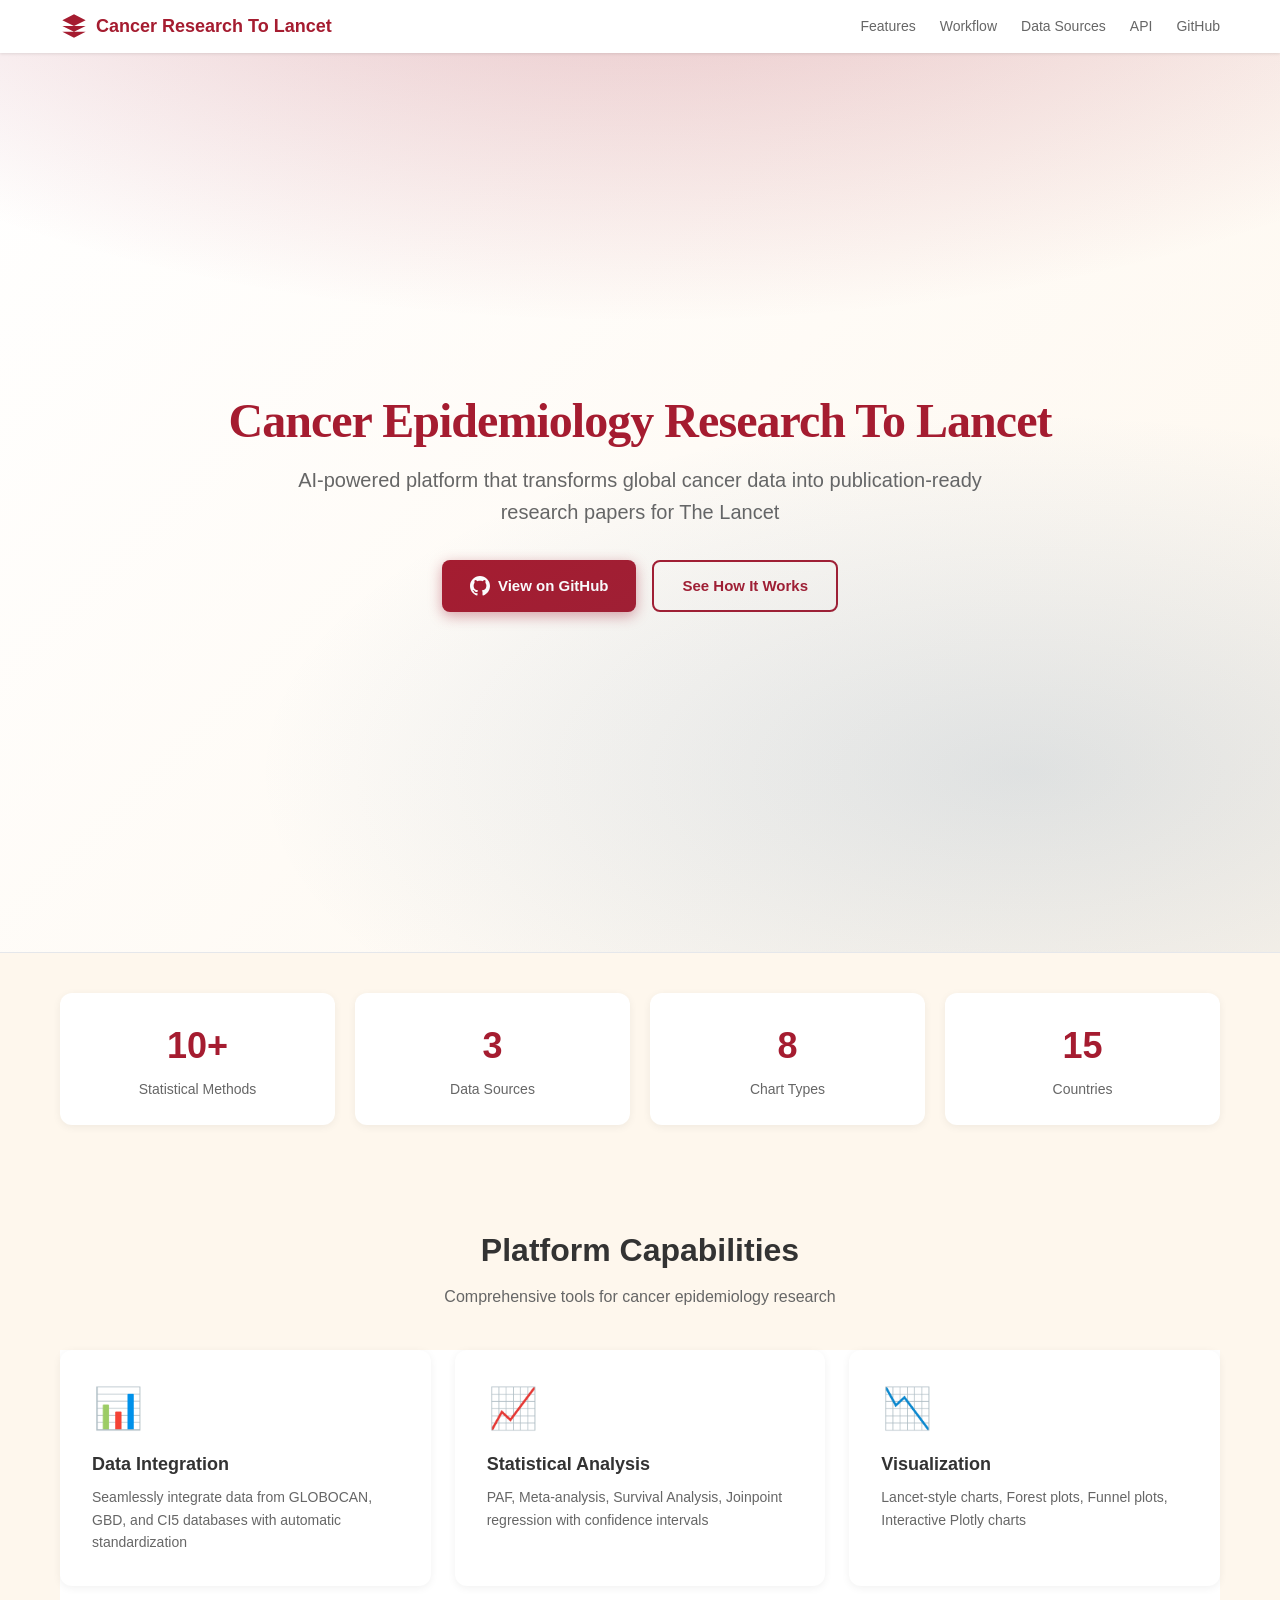
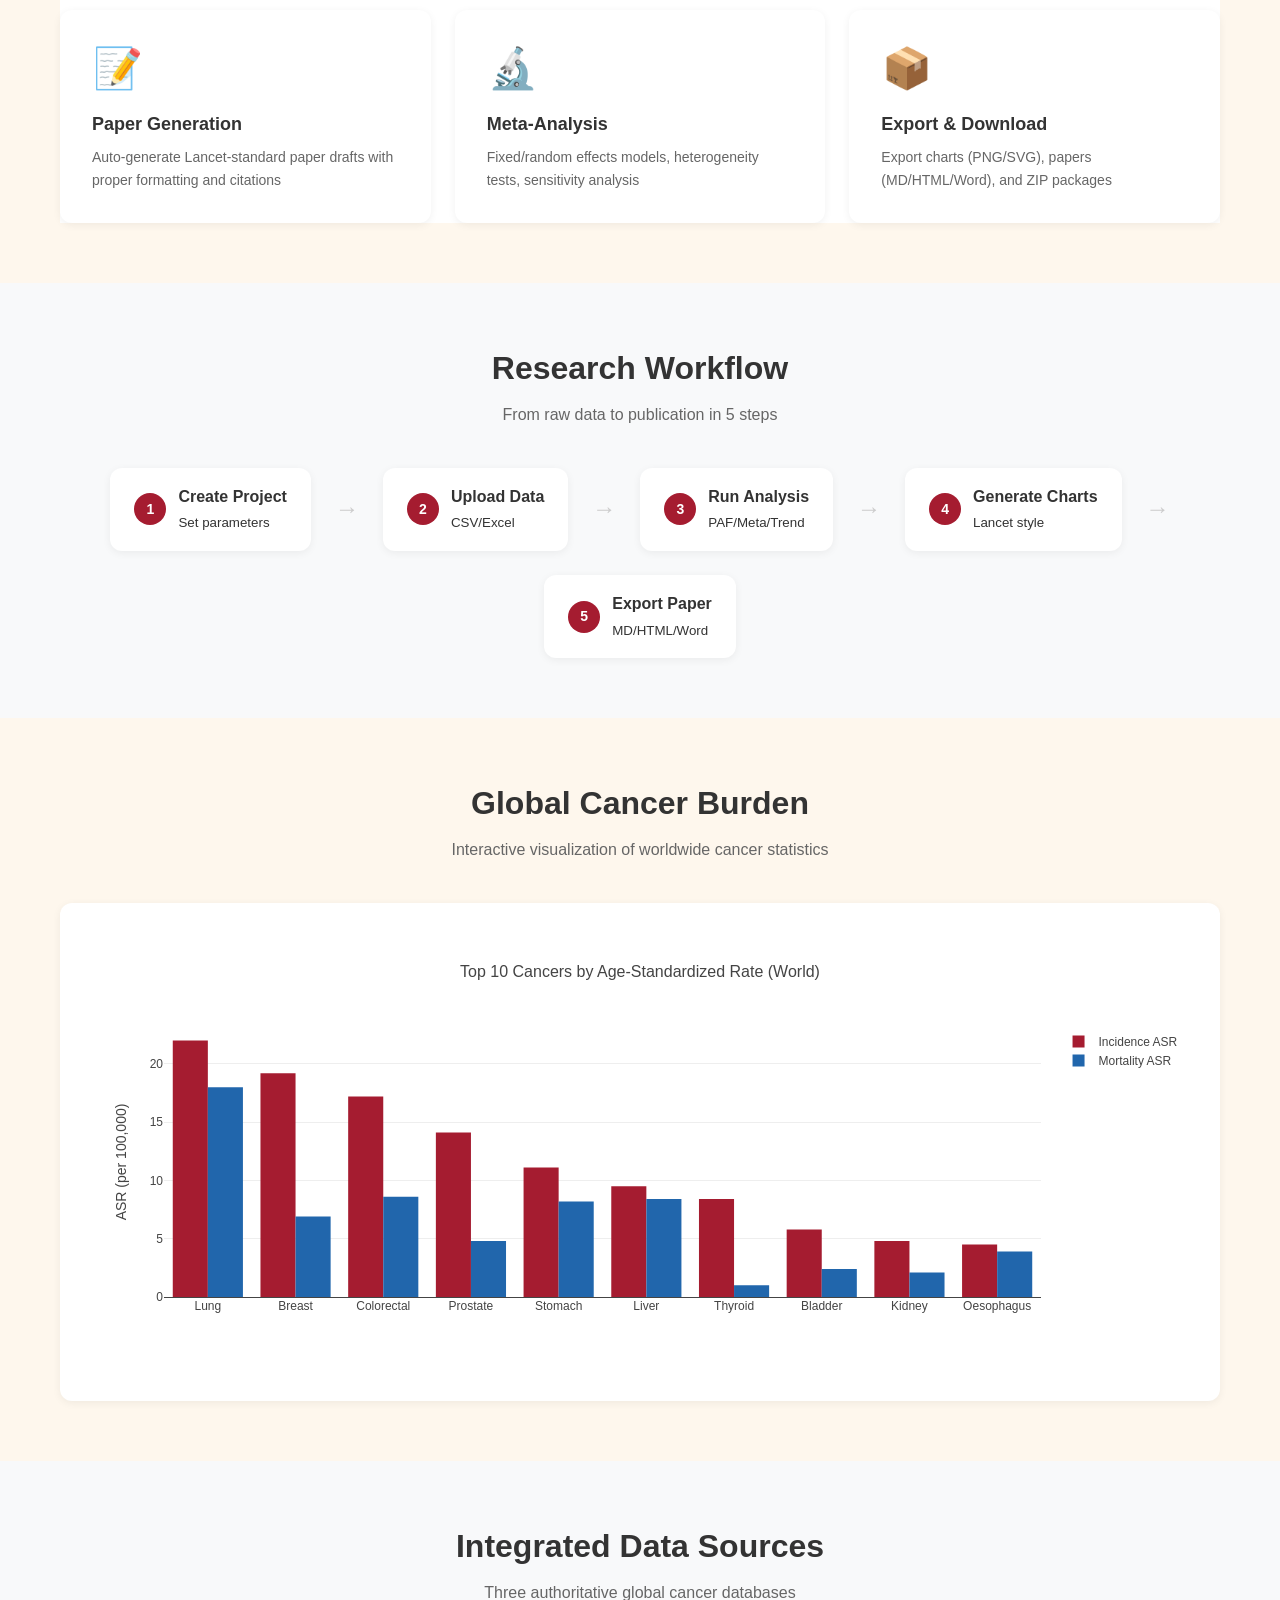
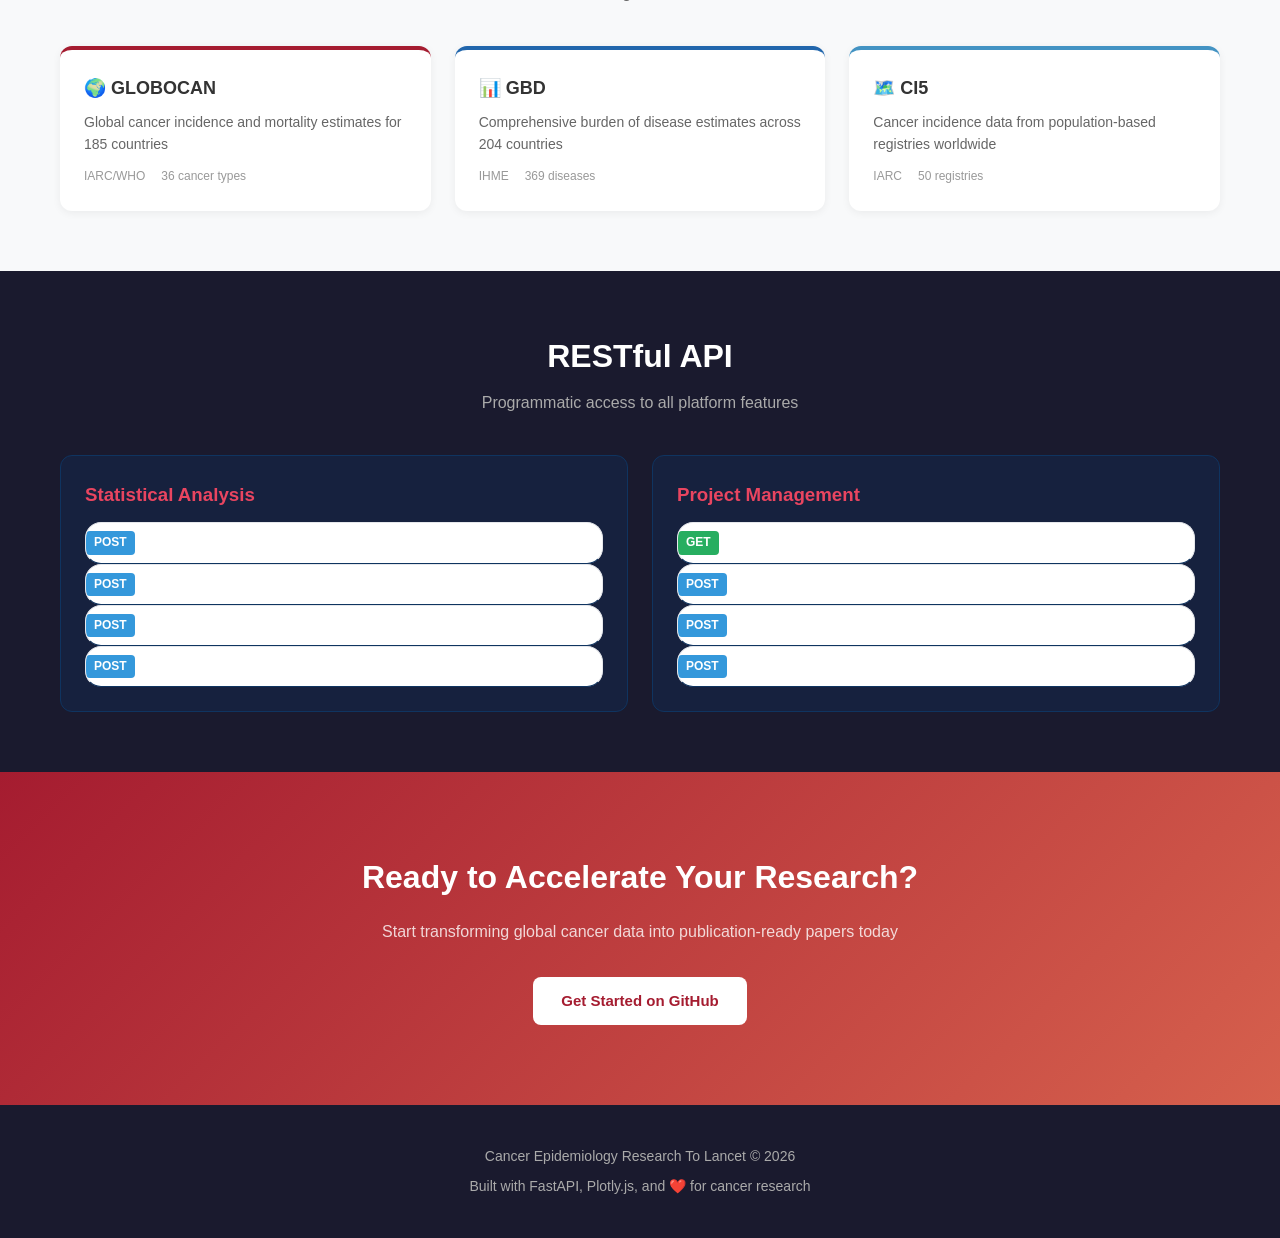
<file: docs/index.html>
<!DOCTYPE html>
<html lang="en">
<head>
<meta charset="UTF-8">
<meta name="viewport" content="width=device-width,initial-scale=1.0">
<title>Cancer Epidemiology Research To Lancet</title>
<link rel="stylesheet" href="style.css">
<script src="https://cdn.plot.ly/plotly-2.32.0.min.js"></script>
<style>
:root{--primary:#A51C30;--primary-light:#D6604D;--secondary:#2166AC;--accent:#4393C3;--bg:#FEF7ED;--text:#333;--card-bg:#fff;--border:#e5e7eb}
*{box-sizing:border-box;margin:0;padding:0}
body{font-family:-apple-system,BlinkMacSystemFont,'Segoe UI',Roboto,sans-serif;background:var(--bg);color:var(--text);line-height:1.6}
a{color:var(--primary);text-decoration:none}
a:hover{text-decoration:underline}
.container{max-width:1200px;margin:0 auto;padding:0 20px}

/* Navigation */
nav{background:#fff;box-shadow:0 1px 3px rgba(0,0,0,.1);position:sticky;top:0;z-index:100}
.nav-inner{max-width:1200px;margin:0 auto;padding:12px 20px;display:flex;justify-content:space-between;align-items:center}
.nav-brand{font-weight:700;color:var(--primary);font-size:18px;display:flex;align-items:center;gap:8px}
.nav-links{display:flex;gap:24px}
.nav-links a{color:#666;font-size:14px;font-weight:500;transition:color .2s}
.nav-links a:hover{color:var(--primary);text-decoration:none}

/* Hero */
.hero{text-align:center;padding:80px 20px;background:linear-gradient(135deg,#fff 0%,#fef7ed 100%);border-bottom:1px solid var(--border)}
.hero h1{font-size:48px;color:var(--primary);margin-bottom:16px;font-weight:800}
.hero p{font-size:20px;color:#666;max-width:700px;margin:0 auto 32px}
.hero-buttons{display:flex;gap:16px;justify-content:center;flex-wrap:wrap}
.btn{padding:12px 28px;border-radius:8px;font-weight:600;font-size:15px;transition:all .2s;cursor:pointer;border:none;display:inline-flex;align-items:center;gap:8px}
.btn:hover{transform:translateY(-2px);box-shadow:0 4px 12px rgba(0,0,0,.15);text-decoration:none}
.btn-primary{background:var(--primary);color:#fff}
.btn-secondary{background:var(--secondary);color:#fff}
.btn-outline{background:transparent;border:2px solid var(--primary);color:var(--primary)}
.btn-outline:hover{background:var(--primary);color:#fff}

/* Stats */
.stats{display:grid;grid-template-columns:repeat(4,1fr);gap:20px;padding:40px 0}
.stat{text-align:center;padding:24px;background:#fff;border-radius:12px;box-shadow:0 2px 8px rgba(0,0,0,.06)}
.stat-num{font-size:36px;font-weight:800;color:var(--primary)}
.stat-label{font-size:14px;color:#666;margin-top:4px}

/* Section */
.section{padding:60px 0}
.section-title{text-align:center;margin-bottom:40px}
.section-title h2{font-size:32px;color:var(--text);margin-bottom:8px}
.section-title p{color:#666;font-size:16px}

/* Features */
.features{display:grid;grid-template-columns:repeat(3,1fr);gap:24px}
.feature{background:#fff;padding:32px;border-radius:12px;box-shadow:0 2px 8px rgba(0,0,0,.06);transition:transform .2s}
.feature:hover{transform:translateY(-4px)}
.feature-icon{font-size:40px;margin-bottom:16px}
.feature h3{font-size:18px;margin-bottom:8px}
.feature p{font-size:14px;color:#666}

/* Workflow */
.workflow{display:flex;gap:24px;align-items:center;justify-content:center;flex-wrap:wrap}
.workflow-step{display:flex;align-items:center;gap:12px;background:#fff;padding:16px 24px;border-radius:12px;box-shadow:0 2px 8px rgba(0,0,0,.06)}
.workflow-step .num{width:32px;height:32px;border-radius:50%;background:var(--primary);color:#fff;display:flex;align-items:center;justify-content:center;font-weight:700;font-size:14px}
.workflow-arrow{font-size:24px;color:#ccc}

/* Chart */
.chart-container{background:#fff;border-radius:12px;padding:24px;box-shadow:0 2px 8px rgba(0,0,0,.06);margin-top:40px}

/* Databases */
.db-grid{display:grid;grid-template-columns:repeat(3,1fr);gap:24px}
.db-card{background:#fff;padding:24px;border-radius:12px;box-shadow:0 2px 8px rgba(0,0,0,.06);border-top:4px solid var(--primary)}
.db-card:nth-child(2){border-top-color:var(--secondary)}
.db-card:nth-child(3){border-top-color:var(--accent)}
.db-card h3{font-size:18px;margin-bottom:8px}
.db-card p{font-size:14px;color:#666;margin-bottom:12px}
.db-card .meta{display:flex;gap:16px;font-size:12px;color:#999}

/* API */
.api-section{background:#1a1a2e;color:#fff;padding:60px 0}
.api-section h2{color:#fff}
.api-section p{color:#aaa}
.api-grid{display:grid;grid-template-columns:repeat(2,1fr);gap:24px;margin-top:40px}
.api-card{background:#16213e;padding:24px;border-radius:12px;border:1px solid #0f3460}
.api-card h3{color:#e94560;margin-bottom:12px}
.api-endpoint{display:flex;align-items:center;gap:8px;padding:8px 0;border-bottom:1px solid #0f3460;font-size:14px}
.api-method{padding:2px 8px;border-radius:4px;font-size:12px;font-weight:600}
.api-method.get{background:#27ae60;color:#fff}
.api-method.post{background:#3498db;color:#fff}

/* CTA */
.cta{text-align:center;padding:80px 20px;background:linear-gradient(135deg,var(--primary) 0%,var(--primary-light) 100%);color:#fff}
.cta h2{color:#fff;font-size:32px;margin-bottom:16px}
.cta p{color:rgba(255,255,255,.8);max-width:600px;margin:0 auto 32px}
.cta .btn{background:#fff;color:var(--primary)}

/* Footer */
footer{background:#1a1a2e;color:#aaa;padding:40px 0;text-align:center;font-size:14px}
footer a{color:#e94560}

/* Responsive */
@media(max-width:768px){
  .hero h1{font-size:32px}
  .stats{grid-template-columns:repeat(2,1fr)}
  .features,.db-grid{grid-template-columns:1fr}
  .api-grid{grid-template-columns:1fr}
  .workflow{flex-direction:column}
  .workflow-arrow{transform:rotate(90deg)}
  .nav-links{display:none}
}
</style>
</head>
<body>

<!-- Navigation -->
<nav>
<div class="nav-inner">
  <div class="nav-brand">
    <svg width="28" height="28" viewBox="0 0 24 24" fill="var(--primary)"><path d="M12 2L2 7l10 5 10-5-10-5zM2 17l10 5 10-5M2 12l10 5 10-5"/></svg>
    Cancer Research To Lancet
  </div>
  <div class="nav-links">
    <a href="#features">Features</a>
    <a href="#workflow">Workflow</a>
    <a href="#data">Data Sources</a>
    <a href="#api">API</a>
    <a href="https://github.com/MoKangMedical/oncology-global-data-to-lancet">GitHub</a>
  </div>
</div>
</nav>

<!-- Hero -->
<header class="hero">
  <div class="container">
    <h1>Cancer Epidemiology Research To Lancet</h1>
    <p>AI-powered platform that transforms global cancer data into publication-ready research papers for The Lancet</p>
    <div class="hero-buttons">
      <a href="https://github.com/MoKangMedical/oncology-global-data-to-lancet" class="btn btn-primary">
        <svg width="20" height="20" viewBox="0 0 24 24" fill="currentColor"><path d="M12 0c-6.626 0-12 5.373-12 12 0 5.302 3.438 9.8 8.207 11.387.599.111.793-.261.793-.577v-2.234c-3.338.726-4.033-1.416-4.033-1.416-.546-1.387-1.333-1.756-1.333-1.756-1.089-.745.083-.729.083-.729 1.205.084 1.839 1.237 1.839 1.237 1.07 1.834 2.807 1.304 3.492.997.107-.775.418-1.305.762-1.604-2.665-.305-5.467-1.334-5.467-5.931 0-1.311.469-2.381 1.236-3.221-.124-.303-.535-1.524.117-3.176 0 0 1.008-.322 3.301 1.23.957-.266 1.983-.399 3.003-.404 1.02.005 2.047.138 3.006.404 2.291-1.552 3.297-1.23 3.297-1.23.653 1.653.242 2.874.118 3.176.77.84 1.235 1.911 1.235 3.221 0 4.609-2.807 5.624-5.479 5.921.43.372.823 1.102.823 2.222v3.293c0 .319.192.694.801.576 4.765-1.589 8.199-6.086 8.199-11.386 0-6.627-5.373-12-12-12z"/></svg>
        View on GitHub
      </a>
      <a href="#workflow" class="btn btn-outline">See How It Works</a>
    </div>
  </div>
</header>

<!-- Stats -->
<section class="container">
  <div class="stats">
    <div class="stat"><div class="stat-num">10+</div><div class="stat-label">Statistical Methods</div></div>
    <div class="stat"><div class="stat-num">3</div><div class="stat-label">Data Sources</div></div>
    <div class="stat"><div class="stat-num">8</div><div class="stat-label">Chart Types</div></div>
    <div class="stat"><div class="stat-num">15</div><div class="stat-label">Countries</div></div>
  </div>
</section>

<!-- Features -->
<section id="features" class="section">
<div class="container">
  <div class="section-title">
    <h2>Platform Capabilities</h2>
    <p>Comprehensive tools for cancer epidemiology research</p>
  </div>
  <div class="features">
    <div class="feature">
      <div class="feature-icon">📊</div>
      <h3>Data Integration</h3>
      <p>Seamlessly integrate data from GLOBOCAN, GBD, and CI5 databases with automatic standardization</p>
    </div>
    <div class="feature">
      <div class="feature-icon">📈</div>
      <h3>Statistical Analysis</h3>
      <p>PAF, Meta-analysis, Survival Analysis, Joinpoint regression with confidence intervals</p>
    </div>
    <div class="feature">
      <div class="feature-icon">📉</div>
      <h3>Visualization</h3>
      <p>Lancet-style charts, Forest plots, Funnel plots, Interactive Plotly charts</p>
    </div>
    <div class="feature">
      <div class="feature-icon">📝</div>
      <h3>Paper Generation</h3>
      <p>Auto-generate Lancet-standard paper drafts with proper formatting and citations</p>
    </div>
    <div class="feature">
      <div class="feature-icon">🔬</div>
      <h3>Meta-Analysis</h3>
      <p>Fixed/random effects models, heterogeneity tests, sensitivity analysis</p>
    </div>
    <div class="feature">
      <div class="feature-icon">📦</div>
      <h3>Export & Download</h3>
      <p>Export charts (PNG/SVG), papers (MD/HTML/Word), and ZIP packages</p>
    </div>
  </div>
</div>
</section>

<!-- Workflow -->
<section id="workflow" class="section" style="background:#f8f9fa">
<div class="container">
  <div class="section-title">
    <h2>Research Workflow</h2>
    <p>From raw data to publication in 5 steps</p>
  </div>
  <div class="workflow">
    <div class="workflow-step"><div class="num">1</div><div><b>Create Project</b><br><small>Set parameters</small></div></div>
    <div class="workflow-arrow">→</div>
    <div class="workflow-step"><div class="num">2</div><div><b>Upload Data</b><br><small>CSV/Excel</small></div></div>
    <div class="workflow-arrow">→</div>
    <div class="workflow-step"><div class="num">3</div><div><b>Run Analysis</b><br><small>PAF/Meta/Trend</small></div></div>
    <div class="workflow-arrow">→</div>
    <div class="workflow-step"><div class="num">4</div><div><b>Generate Charts</b><br><small>Lancet style</small></div></div>
    <div class="workflow-arrow">→</div>
    <div class="workflow-step"><div class="num">5</div><div><b>Export Paper</b><br><small>MD/HTML/Word</small></div></div>
  </div>
</div>
</section>

<!-- Interactive Chart -->
<section class="section">
<div class="container">
  <div class="section-title">
    <h2>Global Cancer Burden</h2>
    <p>Interactive visualization of worldwide cancer statistics</p>
  </div>
  <div class="chart-container">
    <div id="cancerChart"></div>
  </div>
</div>
</section>

<!-- Data Sources -->
<section id="data" class="section" style="background:#f8f9fa">
<div class="container">
  <div class="section-title">
    <h2>Integrated Data Sources</h2>
    <p>Three authoritative global cancer databases</p>
  </div>
  <div class="db-grid">
    <div class="db-card">
      <h3>🌍 GLOBOCAN</h3>
      <p>Global cancer incidence and mortality estimates for 185 countries</p>
      <div class="meta"><span>IARC/WHO</span><span>36 cancer types</span></div>
    </div>
    <div class="db-card">
      <h3>📊 GBD</h3>
      <p>Comprehensive burden of disease estimates across 204 countries</p>
      <div class="meta"><span>IHME</span><span>369 diseases</span></div>
    </div>
    <div class="db-card">
      <h3>🗺️ CI5</h3>
      <p>Cancer incidence data from population-based registries worldwide</p>
      <div class="meta"><span>IARC</span><span>50 registries</span></div>
    </div>
  </div>
</div>
</section>

<!-- API -->
<section id="api" class="api-section">
<div class="container">
  <div class="section-title">
    <h2>RESTful API</h2>
    <p>Programmatic access to all platform features</p>
  </div>
  <div class="api-grid">
    <div class="api-card">
      <h3>Statistical Analysis</h3>
      <div class="api-endpoint"><span class="api-method post">POST</span>/api/analysis/paf</div>
      <div class="api-endpoint"><span class="api-method post">POST</span>/api/analysis/meta-analysis</div>
      <div class="api-endpoint"><span class="api-method post">POST</span>/api/analysis/kaplan-meier</div>
      <div class="api-endpoint"><span class="api-method post">POST</span>/api/analysis/cox-regression</div>
    </div>
    <div class="api-card">
      <h3>Project Management</h3>
      <div class="api-endpoint"><span class="api-method get">GET</span>/api/projects</div>
      <div class="api-endpoint"><span class="api-method post">POST</span>/api/projects</div>
      <div class="api-endpoint"><span class="api-method post">POST</span>/api/projects/{id}/analysis</div>
      <div class="api-endpoint"><span class="api-method post">POST</span>/api/projects/{id}/export/package</div>
    </div>
  </div>
</div>
</section>

<!-- CTA -->
<section class="cta">
<div class="container">
  <h2>Ready to Accelerate Your Research?</h2>
  <p>Start transforming global cancer data into publication-ready papers today</p>
  <a href="https://github.com/MoKangMedical/oncology-global-data-to-lancet" class="btn">
    Get Started on GitHub
  </a>
</div>
</section>

<!-- Footer -->
<footer>
<div class="container">
  <p>Cancer Epidemiology Research To Lancet &copy; 2026</p>
  <p style="margin-top:8px">Built with FastAPI, Plotly.js, and ❤️ for cancer research</p>
</div>
</footer>

<!-- Chart -->
<script>
const cancers = ['Lung','Breast','Colorectal','Prostate','Stomach','Liver','Thyroid','Bladder','Kidney','Oesophagus'];
const incidence = [22.0,19.2,17.2,14.1,11.1,9.5,8.4,5.8,4.8,4.5];
const mortality = [18.0,6.9,8.6,4.8,8.2,8.4,1.0,2.4,2.1,3.9];

Plotly.newPlot('cancerChart', [
  {x:cancers, y:incidence, name:'Incidence ASR', type:'bar', marker:{color:'#A51C30'}},
  {x:cancers, y:mortality, name:'Mortality ASR', type:'bar', marker:{color:'#2166AC'}}
], {
  title:{text:'Top 10 Cancers by Age-Standardized Rate (World)',font:{size:16}},
  barmode:'group',
  yaxis:{title:'ASR (per 100,000)'},
  plot_bgcolor:'#fff',
  paper_bgcolor:'#fff',
  font:{family:'-apple-system,sans-serif'}
},{responsive:true});
</script>
</body>
</html>
</file>
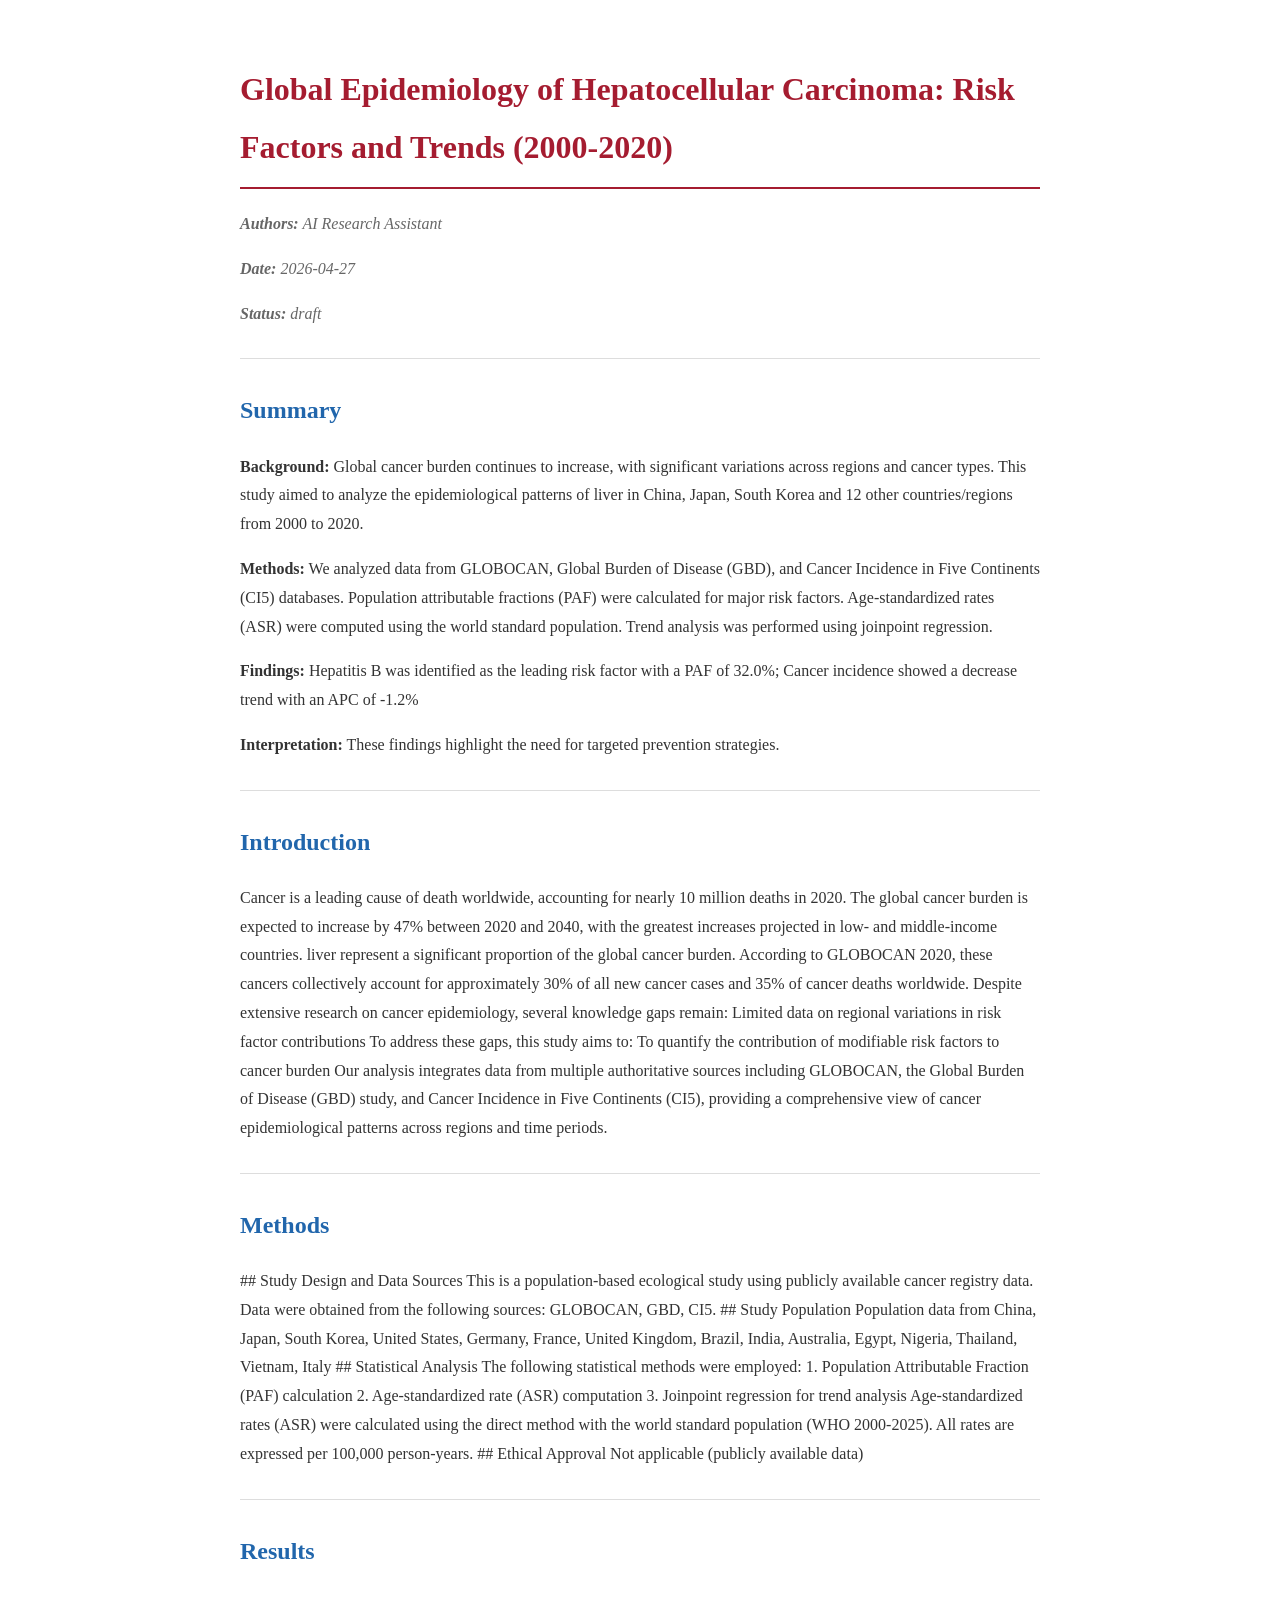
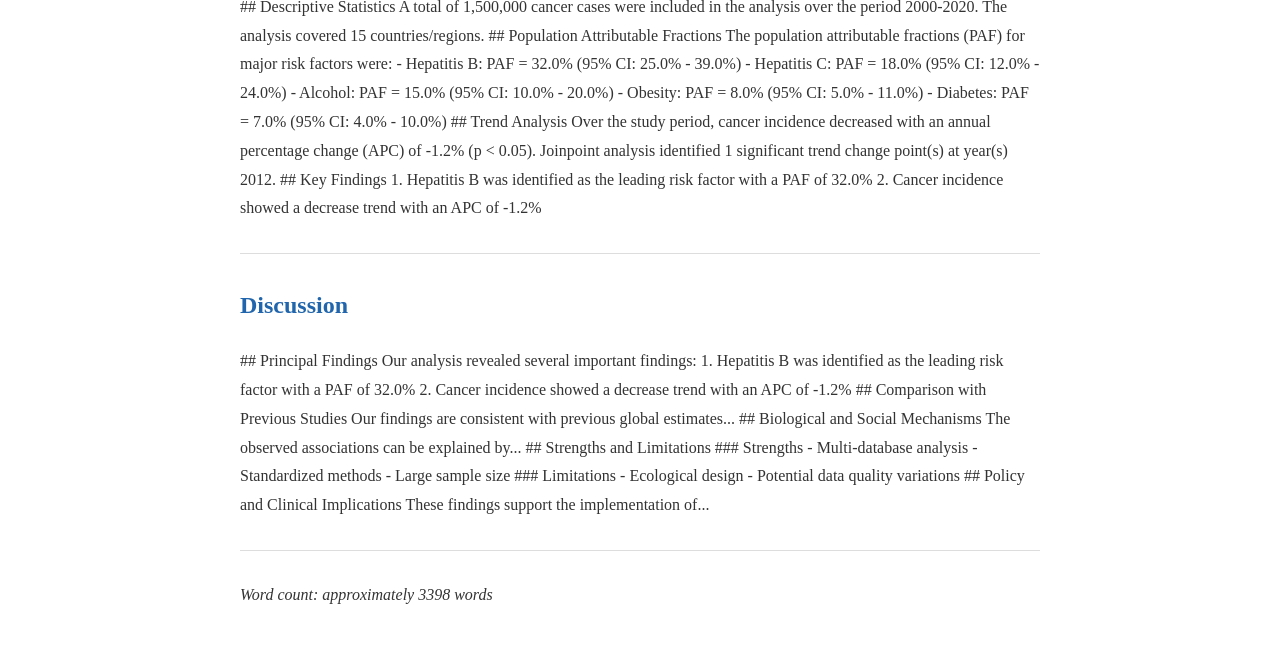
<file: output/papers/demo_20260427_221821_paper.html>
<!DOCTYPE html>
<html lang="en">
<head>
    <meta charset="UTF-8">
    <meta name="viewport" content="width=device-width, initial-scale=1.0">
    <title>Global Epidemiology of Hepatocellular Carcinoma: Risk Factors and Trends (2000-2020)</title>
    <style>
        body {
            font-family: 'Times New Roman', serif;
            max-width: 800px;
            margin: 0 auto;
            padding: 40px;
            line-height: 1.8;
            color: #333;
        }
        h1 {
            color: #A51C30;
            border-bottom: 2px solid #A51C30;
            padding-bottom: 10px;
        }
        h2 {
            color: #2166AC;
            margin-top: 30px;
        }
        .meta {
            color: #666;
            font-style: italic;
            margin-bottom: 30px;
        }
        hr {
            border: none;
            border-top: 1px solid #ddd;
            margin: 30px 0;
        }
    </style>
</head>
<body>
    <h1>Global Epidemiology of Hepatocellular Carcinoma: Risk Factors and Trends (2000-2020)</h1>
    <div class="meta">
        <p><strong>Authors:</strong> AI Research Assistant</p>
        <p><strong>Date:</strong> 2026-04-27</p>
        <p><strong>Status:</strong> draft</p>
    </div>
    <hr>
    <h2>Summary</h2>
    <p><strong>Background:</strong> Global cancer burden continues to increase, with significant variations across regions and cancer types. This study aimed to analyze the epidemiological patterns of liver in China, Japan, South Korea and 12 other countries/regions from 2000 to 2020.</p>
    <p><strong>Methods:</strong> We analyzed data from GLOBOCAN, Global Burden of Disease (GBD), and Cancer Incidence in Five Continents (CI5) databases. Population attributable fractions (PAF) were calculated for major risk factors. Age-standardized rates (ASR) were computed using the world standard population. Trend analysis was performed using joinpoint regression.</p>
    <p><strong>Findings:</strong> Hepatitis B was identified as the leading risk factor with a PAF of 32.0%; Cancer incidence showed a decrease trend with an APC of -1.2%</p>
    <p><strong>Interpretation:</strong> These findings highlight the need for targeted prevention strategies.</p>
    <hr>
    <h2>Introduction</h2>
    <p>Cancer is a leading cause of death worldwide, accounting for nearly 10 million deaths in 2020. The global cancer burden is expected to increase by 47% between 2020 and 2040, with the greatest increases projected in low- and middle-income countries.

liver represent a significant proportion of the global cancer burden. According to GLOBOCAN 2020, these cancers collectively account for approximately 30% of all new cancer cases and 35% of cancer deaths worldwide.

Despite extensive research on cancer epidemiology, several knowledge gaps remain:

Limited data on regional variations in risk factor contributions

To address these gaps, this study aims to:

To quantify the contribution of modifiable risk factors to cancer burden

Our analysis integrates data from multiple authoritative sources including GLOBOCAN, the Global Burden of Disease (GBD) study, and Cancer Incidence in Five Continents (CI5), providing a comprehensive view of cancer epidemiological patterns across regions and time periods.</p>
    <hr>
    <h2>Methods</h2>
    <p>## Study Design and Data Sources

This is a population-based ecological study using publicly available cancer registry data. Data were obtained from the following sources: GLOBOCAN, GBD, CI5.

## Study Population

Population data from China, Japan, South Korea, United States, Germany, France, United Kingdom, Brazil, India, Australia, Egypt, Nigeria, Thailand, Vietnam, Italy

## Statistical Analysis

The following statistical methods were employed:

1. Population Attributable Fraction (PAF) calculation
2. Age-standardized rate (ASR) computation
3. Joinpoint regression for trend analysis

Age-standardized rates (ASR) were calculated using the direct method with the world standard population (WHO 2000-2025). All rates are expressed per 100,000 person-years.

## Ethical Approval

Not applicable (publicly available data)</p>
    <hr>
    <h2>Results</h2>
    <p>## Descriptive Statistics

A total of 1,500,000 cancer cases were included in the analysis over the period 2000-2020.

The analysis covered 15 countries/regions.

## Population Attributable Fractions

The population attributable fractions (PAF) for major risk factors were:

- Hepatitis B: PAF = 32.0% (95% CI: 25.0% - 39.0%)
- Hepatitis C: PAF = 18.0% (95% CI: 12.0% - 24.0%)
- Alcohol: PAF = 15.0% (95% CI: 10.0% - 20.0%)
- Obesity: PAF = 8.0% (95% CI: 5.0% - 11.0%)
- Diabetes: PAF = 7.0% (95% CI: 4.0% - 10.0%)

## Trend Analysis

Over the study period, cancer incidence decreased with an annual percentage change (APC) of -1.2% (p < 0.05).

Joinpoint analysis identified 1 significant trend change point(s) at year(s) 2012.

## Key Findings

1. Hepatitis B was identified as the leading risk factor with a PAF of 32.0%
2. Cancer incidence showed a decrease trend with an APC of -1.2%
</p>
    <hr>
    <h2>Discussion</h2>
    <p>## Principal Findings

Our analysis revealed several important findings:

1. Hepatitis B was identified as the leading risk factor with a PAF of 32.0%
2. Cancer incidence showed a decrease trend with an APC of -1.2%

## Comparison with Previous Studies

Our findings are consistent with previous global estimates...

## Biological and Social Mechanisms

The observed associations can be explained by...

## Strengths and Limitations

### Strengths

- Multi-database analysis
- Standardized methods
- Large sample size

### Limitations

- Ecological design
- Potential data quality variations

## Policy and Clinical Implications

These findings support the implementation of...</p>
    <hr>
    <p><em>Word count: approximately 3398 words</em></p>
</body>
</html>
</file>
<file: docs/style.css>
/* ===== CSS Variables & Reset ===== */
:root {
  --primary: #A51C30;
  --primary-dark: #7D1524;
  --primary-light: #C9425A;
  --secondary: #2D5F8A;
  --secondary-light: #4A8BC2;
  --accent: #E8B63A;
  --success: #2D8659;
  --bg-main: #FAFAF8;
  --bg-warm: #FEF7ED;
  --bg-card: #FFFFFF;
  --bg-code: #F3F4F6;
  --text-primary: #1A1A1A;
  --text-secondary: #4A5568;
  --text-muted: #718096;
  --text-light: #A0AEC0;
  --border: #E2E8F0;
  --border-light: #EDF2F7;
  --shadow-sm: 0 1px 3px rgba(0,0,0,0.08);
  --shadow-md: 0 4px 12px rgba(0,0,0,0.08);
  --shadow-lg: 0 8px 30px rgba(0,0,0,0.1);
  --shadow-xl: 0 12px 40px rgba(0,0,0,0.12);
  --radius-sm: 6px;
  --radius-md: 10px;
  --radius-lg: 16px;
  --radius-xl: 24px;
  --font-sans: 'Inter', -apple-system, BlinkMacSystemFont, 'Segoe UI', sans-serif;
  --font-serif: 'Source Serif 4', 'Georgia', serif;
  --font-mono: 'JetBrains Mono', 'Fira Code', monospace;
  --max-width: 1200px;
  --transition: 0.3s cubic-bezier(0.4, 0, 0.2, 1);
}

*, *::before, *::after { box-sizing: border-box; margin: 0; padding: 0; }

html {
  scroll-behavior: smooth;
  font-size: 16px;
  -webkit-font-smoothing: antialiased;
  -moz-osx-font-smoothing: grayscale;
}

body {
  font-family: var(--font-sans);
  color: var(--text-primary);
  background: var(--bg-main);
  line-height: 1.7;
  overflow-x: hidden;
}

a { color: var(--primary); text-decoration: none; transition: color var(--transition); }
a:hover { color: var(--primary-dark); }

img { max-width: 100%; height: auto; }

/* ===== Utility ===== */
.container { max-width: var(--max-width); margin: 0 auto; padding: 0 2rem; }
.section-padding { padding: 5rem 0; }
.text-center { text-align: center; }
.text-muted { color: var(--text-muted); }

/* ===== Navigation ===== */
.navbar {
  position: fixed; top: 0; left: 0; right: 0;
  z-index: 1000;
  background: rgba(255,255,255,0.92);
  backdrop-filter: blur(20px);
  -webkit-backdrop-filter: blur(20px);
  border-bottom: 1px solid var(--border-light);
  transition: all var(--transition);
}
.navbar.scrolled {
  box-shadow: var(--shadow-md);
}
.navbar-inner {
  max-width: var(--max-width);
  margin: 0 auto;
  padding: 0 2rem;
  display: flex;
  align-items: center;
  justify-content: space-between;
  height: 64px;
}
.navbar-brand {
  display: flex;
  align-items: center;
  gap: 10px;
  font-weight: 700;
  font-size: 1.15rem;
  color: var(--primary);
}
.navbar-brand svg { flex-shrink: 0; }
.navbar-links {
  display: flex;
  align-items: center;
  gap: 2rem;
  list-style: none;
}
.navbar-links a {
  color: var(--text-secondary);
  font-size: 0.9rem;
  font-weight: 500;
  position: relative;
  padding: 4px 0;
}
.navbar-links a::after {
  content: '';
  position: absolute;
  bottom: -2px; left: 0;
  width: 0; height: 2px;
  background: var(--primary);
  transition: width var(--transition);
}
.navbar-links a:hover::after,
.navbar-links a.active::after { width: 100%; }
.navbar-links a:hover { color: var(--primary); }

.navbar-cta {
  background: var(--primary);
  color: #fff !important;
  padding: 8px 20px;
  border-radius: 8px;
  font-weight: 600;
  font-size: 0.85rem;
  transition: all var(--transition);
}
.navbar-cta:hover {
  background: var(--primary-dark);
  color: #fff !important;
  transform: translateY(-1px);
  box-shadow: 0 4px 12px rgba(165,28,48,0.3);
}
.navbar-cta::after { display: none !important; }

.mobile-toggle {
  display: none;
  background: none; border: none;
  cursor: pointer; padding: 8px;
}
.mobile-toggle span {
  display: block; width: 22px; height: 2px;
  background: var(--text-primary);
  margin: 5px 0;
  transition: var(--transition);
}

/* ===== Hero ===== */
.hero {
  position: relative;
  min-height: 100vh;
  display: flex;
  align-items: center;
  background: linear-gradient(165deg, #1A1A1A 0%, #2A1520 30%, var(--primary-dark) 60%, var(--primary) 100%);
  overflow: hidden;
}
.hero::before {
  content: '';
  position: absolute; inset: 0;
  background:
    radial-gradient(ellipse 80% 50% at 50% -20%, rgba(165,28,48,0.3), transparent),
    radial-gradient(ellipse 60% 40% at 80% 80%, rgba(45,92,138,0.15), transparent);
}
.hero-grid {
  position: absolute; inset: 0;
  background-image:
    linear-gradient(rgba(255,255,255,0.03) 1px, transparent 1px),
    linear-gradient(90deg, rgba(255,255,255,0.03) 1px, transparent 1px);
  background-size: 60px 60px;
}
.hero-content {
  position: relative; z-index: 2;
  max-width: var(--max-width);
  margin: 0 auto;
  padding: 8rem 2rem 5rem;
  display: grid;
  grid-template-columns: 1fr 1fr;
  gap: 4rem;
  align-items: center;
}
.hero-text { color: #fff; }
.hero-badge {
  display: inline-flex;
  align-items: center;
  gap: 8px;
  background: rgba(255,255,255,0.1);
  border: 1px solid rgba(255,255,255,0.15);
  border-radius: 100px;
  padding: 6px 18px;
  font-size: 0.8rem;
  font-weight: 500;
  color: rgba(255,255,255,0.9);
  margin-bottom: 1.5rem;
  backdrop-filter: blur(10px);
}
.hero-badge .dot {
  width: 8px; height: 8px;
  background: #4ADE80;
  border-radius: 50%;
  animation: pulse-dot 2s infinite;
}
@keyframes pulse-dot {
  0%, 100% { opacity: 1; }
  50% { opacity: 0.4; }
}
.hero h1 {
  font-family: var(--font-serif);
  font-size: 3.5rem;
  font-weight: 700;
  line-height: 1.15;
  margin-bottom: 1.5rem;
  letter-spacing: -0.02em;
}
.hero h1 .highlight {
  background: linear-gradient(135deg, var(--accent), #F59E0B);
  -webkit-background-clip: text;
  -webkit-text-fill-color: transparent;
  background-clip: text;
}
.hero-desc {
  font-size: 1.15rem;
  color: rgba(255,255,255,0.75);
  line-height: 1.8;
  margin-bottom: 2.5rem;
  max-width: 520px;
}
.hero-buttons {
  display: flex;
  gap: 1rem;
  flex-wrap: wrap;
}
.btn {
  display: inline-flex;
  align-items: center;
  gap: 8px;
  padding: 14px 28px;
  border-radius: var(--radius-md);
  font-weight: 600;
  font-size: 0.95rem;
  cursor: pointer;
  border: none;
  transition: all var(--transition);
}
.btn-primary {
  background: var(--primary);
  color: #fff;
  box-shadow: 0 4px 14px rgba(165,28,48,0.4);
}
.btn-primary:hover {
  background: var(--primary-dark);
  color: #fff;
  transform: translateY(-2px);
  box-shadow: 0 6px 20px rgba(165,28,48,0.5);
}
.btn-outline {
  background: transparent;
  color: #fff;
  border: 1.5px solid rgba(255,255,255,0.3);
}
.btn-outline:hover {
  background: rgba(255,255,255,0.1);
  border-color: rgba(255,255,255,0.5);
  color: #fff;
}

/* Hero visual - Pipeline diagram */
.hero-visual {
  position: relative;
}
.pipeline-card {
  background: rgba(255,255,255,0.06);
  border: 1px solid rgba(255,255,255,0.1);
  border-radius: var(--radius-lg);
  padding: 2rem;
  backdrop-filter: blur(20px);
}
.pipeline-title {
  font-size: 0.8rem;
  text-transform: uppercase;
  letter-spacing: 0.1em;
  color: rgba(255,255,255,0.5);
  margin-bottom: 1.5rem;
  font-weight: 600;
}
.pipeline-steps {
  display: flex;
  flex-direction: column;
  gap: 0.75rem;
}
.pipeline-step {
  display: flex;
  align-items: center;
  gap: 1rem;
  padding: 0.9rem 1.2rem;
  background: rgba(255,255,255,0.05);
  border-radius: var(--radius-md);
  border: 1px solid rgba(255,255,255,0.06);
  transition: all var(--transition);
  cursor: default;
}
.pipeline-step:hover {
  background: rgba(255,255,255,0.1);
  transform: translateX(6px);
}
.step-icon {
  width: 40px; height: 40px;
  border-radius: 10px;
  display: flex;
  align-items: center;
  justify-content: center;
  font-size: 1.1rem;
  flex-shrink: 0;
}
.step-icon.data { background: rgba(45,92,138,0.3); }
.step-icon.analyze { background: rgba(165,28,48,0.3); }
.step-icon.viz { background: rgba(232,182,58,0.3); }
.step-icon.paper { background: rgba(45,134,89,0.3); }
.step-icon.export { background: rgba(139,92,246,0.3); }
.step-text { flex: 1; }
.step-text strong { color: rgba(255,255,255,0.95); font-size: 0.9rem; }
.step-text span { color: rgba(255,255,255,0.5); font-size: 0.78rem; display: block; }
.step-arrow {
  color: rgba(255,255,255,0.3);
  font-size: 0.8rem;
}

/* Hero stats bar */
.hero-stats {
  position: relative; z-index: 2;
  background: rgba(255,255,255,0.05);
  border-top: 1px solid rgba(255,255,255,0.08);
  padding: 2rem 0;
}
.hero-stats-inner {
  max-width: var(--max-width);
  margin: 0 auto;
  padding: 0 2rem;
  display: grid;
  grid-template-columns: repeat(4, 1fr);
  gap: 2rem;
}
.stat-item { text-align: center; color: #fff; }
.stat-number {
  font-family: var(--font-serif);
  font-size: 2.2rem;
  font-weight: 700;
  background: linear-gradient(135deg, #fff, rgba(255,255,255,0.7));
  -webkit-background-clip: text;
  -webkit-text-fill-color: transparent;
}
.stat-label {
  font-size: 0.82rem;
  color: rgba(255,255,255,0.5);
  margin-top: 4px;
}

/* ===== Section Headers ===== */
.section-header {
  text-align: center;
  margin-bottom: 3.5rem;
}
.section-tag {
  display: inline-block;
  background: rgba(165,28,48,0.08);
  color: var(--primary);
  padding: 4px 16px;
  border-radius: 100px;
  font-size: 0.78rem;
  font-weight: 600;
  text-transform: uppercase;
  letter-spacing: 0.08em;
  margin-bottom: 1rem;
}
.section-header h2 {
  font-family: var(--font-serif);
  font-size: 2.5rem;
  font-weight: 700;
  color: var(--text-primary);
  margin-bottom: 1rem;
  letter-spacing: -0.01em;
}
.section-header p {
  color: var(--text-secondary);
  font-size: 1.1rem;
  max-width: 640px;
  margin: 0 auto;
  line-height: 1.8;
}

/* ===== Features ===== */
.features { background: #fff; }
.features-grid {
  display: grid;
  grid-template-columns: repeat(3, 1fr);
  gap: 2rem;
}
.feature-card {
  background: var(--bg-card);
  border: 1px solid var(--border);
  border-radius: var(--radius-lg);
  padding: 2rem;
  transition: all var(--transition);
  position: relative;
  overflow: hidden;
}
.feature-card::before {
  content: '';
  position: absolute;
  top: 0; left: 0; right: 0;
  height: 3px;
  background: linear-gradient(90deg, var(--primary), var(--secondary));
  opacity: 0;
  transition: opacity var(--transition);
}
.feature-card:hover {
  border-color: rgba(165,28,48,0.2);
  box-shadow: var(--shadow-lg);
  transform: translateY(-4px);
}
.feature-card:hover::before { opacity: 1; }
.feature-icon {
  width: 52px; height: 52px;
  border-radius: 14px;
  display: flex;
  align-items: center;
  justify-content: center;
  font-size: 1.5rem;
  margin-bottom: 1.2rem;
}
.feature-icon.red { background: rgba(165,28,48,0.1); }
.feature-icon.blue { background: rgba(45,92,138,0.1); }
.feature-icon.gold { background: rgba(232,182,58,0.1); }
.feature-icon.green { background: rgba(45,134,89,0.1); }
.feature-icon.purple { background: rgba(139,92,246,0.1); }
.feature-icon.teal { background: rgba(20,184,166,0.1); }
.feature-card h3 {
  font-size: 1.15rem;
  font-weight: 650;
  margin-bottom: 0.7rem;
  color: var(--text-primary);
}
.feature-card p {
  color: var(--text-secondary);
  font-size: 0.92rem;
  line-height: 1.7;
}
.feature-tags {
  display: flex;
  flex-wrap: wrap;
  gap: 6px;
  margin-top: 1rem;
}
.feature-tag {
  background: var(--bg-code);
  color: var(--text-muted);
  font-size: 0.72rem;
  font-weight: 600;
  padding: 3px 10px;
  border-radius: 6px;
  font-family: var(--font-mono);
}

/* ===== Chart Demo ===== */
.chart-section { background: var(--bg-main); }
.chart-demo-grid {
  display: grid;
  grid-template-columns: 1fr 1fr;
  gap: 2rem;
}
.chart-card {
  background: #fff;
  border: 1px solid var(--border);
  border-radius: var(--radius-lg);
  overflow: hidden;
  transition: all var(--transition);
}
.chart-card:hover {
  box-shadow: var(--shadow-lg);
  transform: translateY(-3px);
}
.chart-header {
  padding: 1.2rem 1.5rem;
  border-bottom: 1px solid var(--border-light);
  display: flex;
  align-items: center;
  justify-content: space-between;
}
.chart-header h3 {
  font-size: 1rem;
  font-weight: 650;
}
.chart-header .chart-type {
  font-size: 0.72rem;
  background: var(--bg-code);
  color: var(--text-muted);
  padding: 3px 10px;
  border-radius: 6px;
  font-weight: 600;
}
.chart-body {
  padding: 1.5rem;
  height: 340px;
  position: relative;
}
.chart-body canvas { width: 100% !important; height: 100% !important; }
.chart-controls {
  padding: 1rem 1.5rem;
  border-top: 1px solid var(--border-light);
  display: flex;
  gap: 0.75rem;
  flex-wrap: wrap;
}
.chart-btn {
  padding: 6px 14px;
  border-radius: var(--radius-sm);
  border: 1px solid var(--border);
  background: #fff;
  font-size: 0.8rem;
  font-weight: 500;
  cursor: pointer;
  transition: all var(--transition);
  color: var(--text-secondary);
}
.chart-btn:hover, .chart-btn.active {
  background: var(--primary);
  color: #fff;
  border-color: var(--primary);
}

/* ===== API Documentation ===== */
.api-section { background: #fff; }
.api-grid {
  display: grid;
  grid-template-columns: 280px 1fr;
  gap: 2.5rem;
  align-items: start;
}
.api-nav {
  position: sticky;
  top: 80px;
  background: var(--bg-card);
  border: 1px solid var(--border);
  border-radius: var(--radius-lg);
  padding: 1.2rem;
}
.api-nav h4 {
  font-size: 0.78rem;
  text-transform: uppercase;
  letter-spacing: 0.08em;
  color: var(--text-muted);
  margin-bottom: 0.8rem;
  padding: 0 0.6rem;
}
.api-nav-list {
  list-style: none;
  display: flex;
  flex-direction: column;
  gap: 2px;
}
.api-nav-list a {
  display: flex;
  align-items: center;
  gap: 8px;
  padding: 8px 12px;
  border-radius: var(--radius-sm);
  font-size: 0.85rem;
  color: var(--text-secondary);
  transition: all var(--transition);
}
.api-nav-list a:hover,
.api-nav-list a.active {
  background: rgba(165,28,48,0.06);
  color: var(--primary);
}
.api-nav-list .method {
  font-family: var(--font-mono);
  font-size: 0.65rem;
  font-weight: 700;
  padding: 2px 6px;
  border-radius: 4px;
  min-width: 36px;
  text-align: center;
}
.method.get { background: rgba(45,134,89,0.1); color: var(--success); }
.method.post { background: rgba(45,92,138,0.1); color: var(--secondary); }
.method.delete { background: rgba(165,28,48,0.1); color: var(--primary); }

.api-content { display: flex; flex-direction: column; gap: 2rem; }
.api-group-title {
  font-family: var(--font-serif);
  font-size: 1.5rem;
  font-weight: 700;
  color: var(--text-primary);
  padding-bottom: 0.8rem;
  border-bottom: 2px solid var(--primary);
  margin-bottom: 0.5rem;
}
.api-endpoint {
  background: var(--bg-card);
  border: 1px solid var(--border);
  border-radius: var(--radius-lg);
  overflow: hidden;
  transition: all var(--transition);
}
.api-endpoint:hover {
  border-color: rgba(165,28,48,0.2);
  box-shadow: var(--shadow-sm);
}
.api-endpoint-header {
  padding: 1.2rem 1.5rem;
  display: flex;
  align-items: center;
  gap: 1rem;
  cursor: pointer;
  user-select: none;
}
.api-endpoint-header .method-badge {
  font-family: var(--font-mono);
  font-size: 0.72rem;
  font-weight: 700;
  padding: 4px 10px;
  border-radius: var(--radius-sm);
  min-width: 50px;
  text-align: center;
}
.api-endpoint-header .endpoint-path {
  font-family: var(--font-mono);
  font-size: 0.9rem;
  font-weight: 500;
  color: var(--text-primary);
}
.api-endpoint-header .endpoint-desc {
  margin-left: auto;
  font-size: 0.85rem;
  color: var(--text-muted);
}
.api-endpoint-body {
  padding: 0 1.5rem 1.5rem;
  border-top: 1px solid var(--border-light);
}
.api-endpoint-body pre {
  background: #1E293B;
  color: #E2E8F0;
  padding: 1.2rem;
  border-radius: var(--radius-md);
  font-family: var(--font-mono);
  font-size: 0.82rem;
  line-height: 1.7;
  overflow-x: auto;
  margin-top: 1rem;
}
.api-endpoint-body .desc {
  color: var(--text-secondary);
  font-size: 0.9rem;
  line-height: 1.7;
  margin-top: 1rem;
}
.param-table {
  width: 100%;
  border-collapse: collapse;
  margin-top: 1rem;
  font-size: 0.85rem;
}
.param-table th {
  text-align: left;
  padding: 8px 12px;
  background: var(--bg-code);
  color: var(--text-muted);
  font-weight: 600;
  font-size: 0.78rem;
  text-transform: uppercase;
  letter-spacing: 0.05em;
  border-bottom: 1px solid var(--border);
}
.param-table td {
  padding: 8px 12px;
  border-bottom: 1px solid var(--border-light);
  vertical-align: top;
}
.param-table .param-name {
  font-family: var(--font-mono);
  font-weight: 600;
  color: var(--primary);
}
.param-table .param-type {
  font-family: var(--font-mono);
  font-size: 0.8rem;
  color: var(--secondary);
}
.param-required {
  font-size: 0.7rem;
  font-weight: 700;
  color: var(--primary);
  background: rgba(165,28,48,0.08);
  padding: 2px 6px;
  border-radius: 4px;
}

/* ===== Quick Start ===== */
.quickstart { background: var(--bg-main); }
.quickstart-grid {
  display: grid;
  grid-template-columns: 1fr 1fr;
  gap: 3rem;
  align-items: start;
}
.quickstart-steps {
  display: flex;
  flex-direction: column;
  gap: 1.5rem;
}
.qs-step {
  display: flex;
  gap: 1.2rem;
}
.qs-step-num {
  width: 40px; height: 40px;
  border-radius: 50%;
  background: var(--primary);
  color: #fff;
  display: flex;
  align-items: center;
  justify-content: center;
  font-weight: 700;
  font-size: 0.9rem;
  flex-shrink: 0;
}
.qs-step-content h4 {
  font-size: 1.05rem;
  font-weight: 650;
  margin-bottom: 0.4rem;
}
.qs-step-content p {
  color: var(--text-secondary);
  font-size: 0.9rem;
  line-height: 1.7;
}
.qs-step-content code {
  background: var(--bg-code);
  padding: 2px 8px;
  border-radius: 4px;
  font-family: var(--font-mono);
  font-size: 0.82rem;
}

.code-block {
  background: #1E293B;
  border-radius: var(--radius-lg);
  overflow: hidden;
}
.code-header {
  display: flex;
  align-items: center;
  justify-content: space-between;
  padding: 0.8rem 1.2rem;
  background: rgba(255,255,255,0.05);
  border-bottom: 1px solid rgba(255,255,255,0.06);
}
.code-header span {
  font-size: 0.78rem;
  color: rgba(255,255,255,0.5);
  font-weight: 500;
}
.code-dots {
  display: flex; gap: 6px;
}
.code-dots i {
  width: 10px; height: 10px;
  border-radius: 50%;
}
.code-dots i:nth-child(1) { background: #EF4444; }
.code-dots i:nth-child(2) { background: #F59E0B; }
.code-dots i:nth-child(3) { background: #22C55E; }
.code-body {
  padding: 1.2rem 1.5rem;
  font-family: var(--font-mono);
  font-size: 0.82rem;
  line-height: 1.8;
  color: #E2E8F0;
  overflow-x: auto;
}
.code-body .comment { color: #64748B; }
.code-body .cmd { color: #7DD3FC; }
.code-body .string { color: #86EFAC; }
.code-body .keyword { color: #C4B5FD; }

/* ===== Data Sources ===== */
.datasources { background: #fff; }
.datasource-grid {
  display: grid;
  grid-template-columns: repeat(4, 1fr);
  gap: 1.5rem;
}
.datasource-card {
  text-align: center;
  padding: 2rem 1.5rem;
  border: 1px solid var(--border);
  border-radius: var(--radius-lg);
  transition: all var(--transition);
}
.datasource-card:hover {
  border-color: var(--primary);
  box-shadow: var(--shadow-md);
  transform: translateY(-3px);
}
.datasource-icon {
  width: 56px; height: 56px;
  border-radius: 14px;
  margin: 0 auto 1rem;
  display: flex;
  align-items: center;
  justify-content: center;
  font-size: 1.4rem;
  font-weight: 700;
}
.datasource-card h4 {
  font-size: 1rem;
  font-weight: 650;
  margin-bottom: 0.3rem;
}
.datasource-card p {
  font-size: 0.82rem;
  color: var(--text-muted);
  line-height: 1.6;
}

/* ===== Tech Stack ===== */
.techstack { background: var(--bg-main); }
.tech-grid {
  display: grid;
  grid-template-columns: repeat(6, 1fr);
  gap: 1.2rem;
}
.tech-item {
  text-align: center;
  padding: 1.5rem 1rem;
  background: #fff;
  border: 1px solid var(--border);
  border-radius: var(--radius-md);
  transition: all var(--transition);
}
.tech-item:hover {
  border-color: var(--secondary);
  box-shadow: var(--shadow-sm);
  transform: translateY(-2px);
}
.tech-item .tech-icon {
  font-size: 2rem;
  margin-bottom: 0.5rem;
}
.tech-item span {
  display: block;
  font-size: 0.82rem;
  font-weight: 600;
  color: var(--text-secondary);
}

/* ===== Footer ===== */
.footer {
  background: #1A1A1A;
  color: rgba(255,255,255,0.6);
  padding: 4rem 0 2rem;
}
.footer-grid {
  display: grid;
  grid-template-columns: 2fr 1fr 1fr 1fr;
  gap: 3rem;
  margin-bottom: 3rem;
}
.footer-brand h3 {
  font-family: var(--font-serif);
  font-size: 1.3rem;
  color: #fff;
  margin-bottom: 0.8rem;
}
.footer-brand p {
  font-size: 0.9rem;
  line-height: 1.7;
  max-width: 320px;
}
.footer h4 {
  color: rgba(255,255,255,0.9);
  font-size: 0.85rem;
  font-weight: 600;
  text-transform: uppercase;
  letter-spacing: 0.05em;
  margin-bottom: 1rem;
}
.footer ul { list-style: none; display: flex; flex-direction: column; gap: 0.6rem; }
.footer ul a {
  color: rgba(255,255,255,0.5);
  font-size: 0.88rem;
  transition: color var(--transition);
}
.footer ul a:hover { color: #fff; }
.footer-bottom {
  border-top: 1px solid rgba(255,255,255,0.08);
  padding-top: 1.5rem;
  display: flex;
  align-items: center;
  justify-content: space-between;
  font-size: 0.82rem;
}
.footer-bottom a { color: rgba(255,255,255,0.4); }
.footer-bottom a:hover { color: rgba(255,255,255,0.8); }

/* ===== Responsive ===== */
@media (max-width: 1024px) {
  .hero-content { grid-template-columns: 1fr; gap: 3rem; }
  .hero h1 { font-size: 2.8rem; }
  .features-grid { grid-template-columns: repeat(2, 1fr); }
  .chart-demo-grid { grid-template-columns: 1fr; }
  .api-grid { grid-template-columns: 1fr; }
  .api-nav { position: static; }
  .quickstart-grid { grid-template-columns: 1fr; }
  .datasource-grid { grid-template-columns: repeat(2, 1fr); }
  .tech-grid { grid-template-columns: repeat(3, 1fr); }
  .footer-grid { grid-template-columns: repeat(2, 1fr); }
}

@media (max-width: 768px) {
  .container { padding: 0 1.2rem; }
  .section-padding { padding: 3.5rem 0; }
  .hero h1 { font-size: 2.2rem; }
  .hero-desc { font-size: 1rem; }
  .hero-stats-inner { grid-template-columns: repeat(2, 1fr); }
  .section-header h2 { font-size: 2rem; }
  .features-grid { grid-template-columns: 1fr; }
  .datasource-grid { grid-template-columns: 1fr; }
  .tech-grid { grid-template-columns: repeat(2, 1fr); }
  .footer-grid { grid-template-columns: 1fr; }
  .navbar-links { display: none; }
  .mobile-toggle { display: block; }
  .navbar-links.open {
    display: flex;
    flex-direction: column;
    position: absolute;
    top: 64px; left: 0; right: 0;
    background: #fff;
    padding: 1.5rem 2rem;
    border-bottom: 1px solid var(--border);
    box-shadow: var(--shadow-md);
  }
}

@media (max-width: 480px) {
  .hero h1 { font-size: 1.8rem; }
  .hero-buttons { flex-direction: column; }
  .btn { justify-content: center; }
  .pipeline-card { padding: 1.2rem; }
}
</file>
